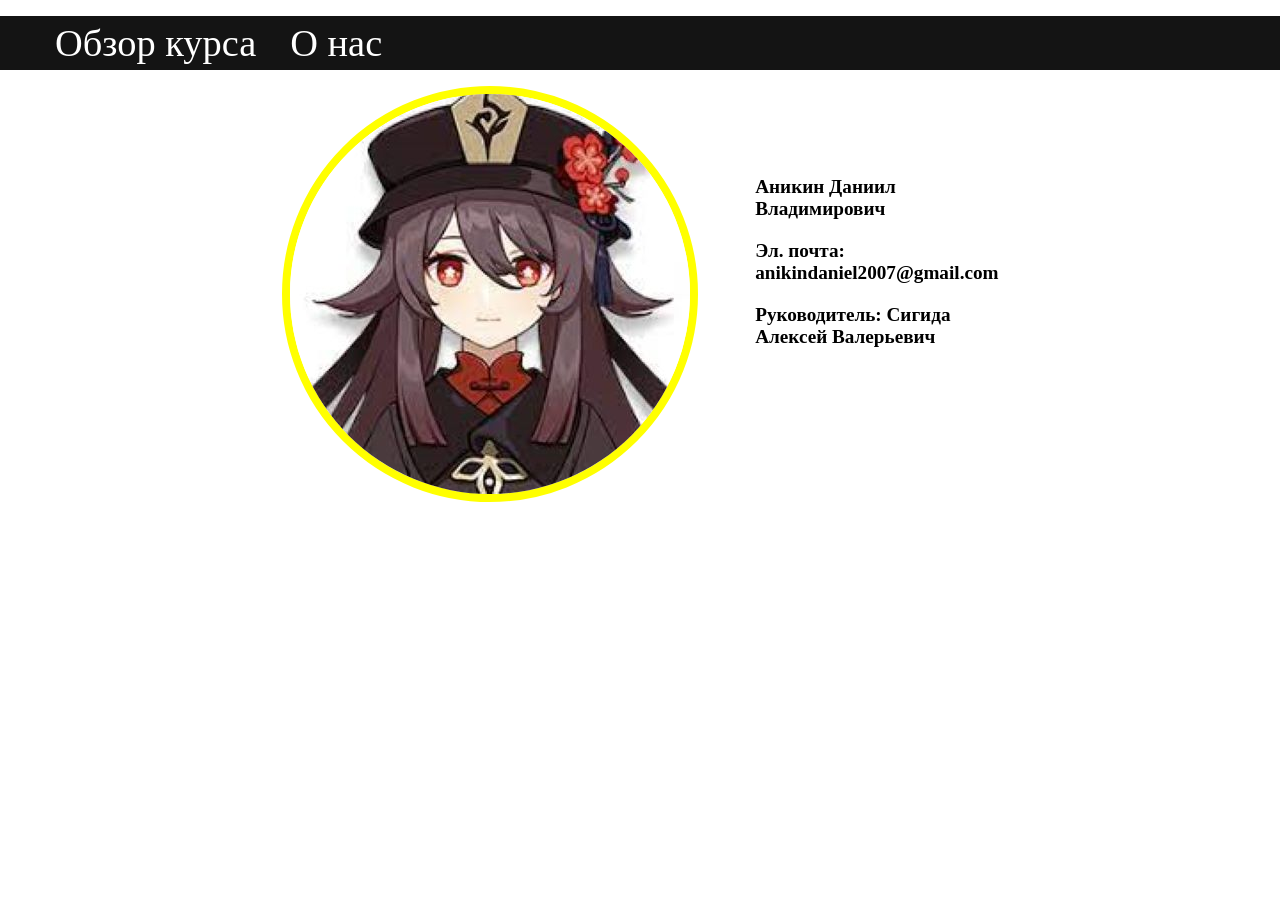
<file: profile.html>
<!DOCTYPE html>
<html lang="en">
  <head>
    <meta charset="UTF-8" />
    <meta http-equiv="X-UA-Compatible" content="IE=edge" />
    <meta name="viewport" content="width=device-width, initial-scale=1.0" />
    <link rel="stylesheet" href="css/menu.css" />
    <title>Профиль</title>
  </head>
  <body>
    <div id="menu">
      <div id="header_bottom">
        <nav>
          <ul>
            <li>
              <a class="course_nav" href="#">Обзор курса</a>
            </li>
            <li>
              <a class="course_nav" href="#">О нас</a>
            </li>
          </ul>
        </nav>
      </div>
      <div id="data">
        <div class="edges"></div>
        <img src="hu tao.jpg" alt="profile's photo" class="photo" />
        <div id="under">
          <h1 class="normal_text">Аникин Даниил Владимирович</h1>
          <h1 class="normal_text">Эл. почта: anikindaniel2007@gmail.com</h1>
          <h1 class="normal_text">Руководитель: Сигида Алексей Валерьевич</h1>
        </div>
        <div class="edges"></div>
      </div>
    </div>
  </body>
</html>
</file>
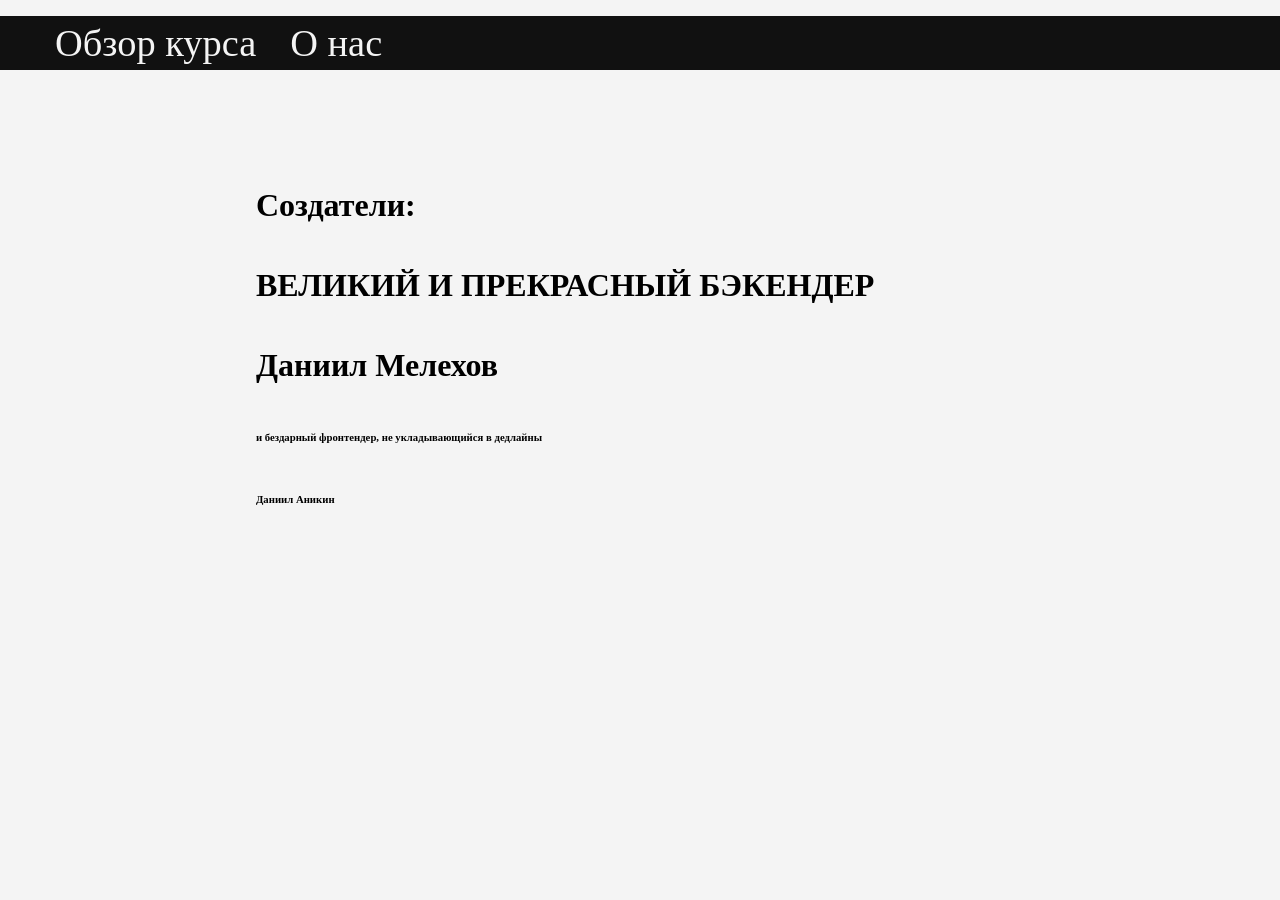
<file: templates/about.html>
<!DOCTYPE html>
<html lang="en">
  <head>
    <meta charset="UTF-8" />
    <meta http-equiv="X-UA-Compatible" content="IE=edge" />
    <meta name="viewport" content="width=device-width, initial-scale=1.0" />
    <link rel="stylesheet" href="../static/css/menu.css" />
    <link rel="stylesheet" href="../static/css/light.css"/>
    <title>Профиль</title>
  </head>
  <body>
    <div id="menu">
      <div id="header_bottom">
        <nav>
          <ul>
            <li>
              <a class="course_nav" href="/">Обзор курса</a>
            </li>
            <li>
              <a class="course_nav" href="/about">О нас</a>
            </li>
          </ul>
        </nav>
      </div>
      <div id="data">
        <div class="edges"></div>
        <div id="under">
          <h1>Создатели:</h1>
          <h1>ВЕЛИКИЙ И ПРЕКРАСНЫЙ БЭКЕНДЕР</h1>
          <h1>Даниил Мелехов</h1>
          <h6>и бездарный фронтендер, не укладывающийся в дедлайны</h6>
          <h6>Даниил Аникин</h6>
        </div>
        <div class="edges"></div>
      </div>
    </div>
  </body>
</html>
</file>
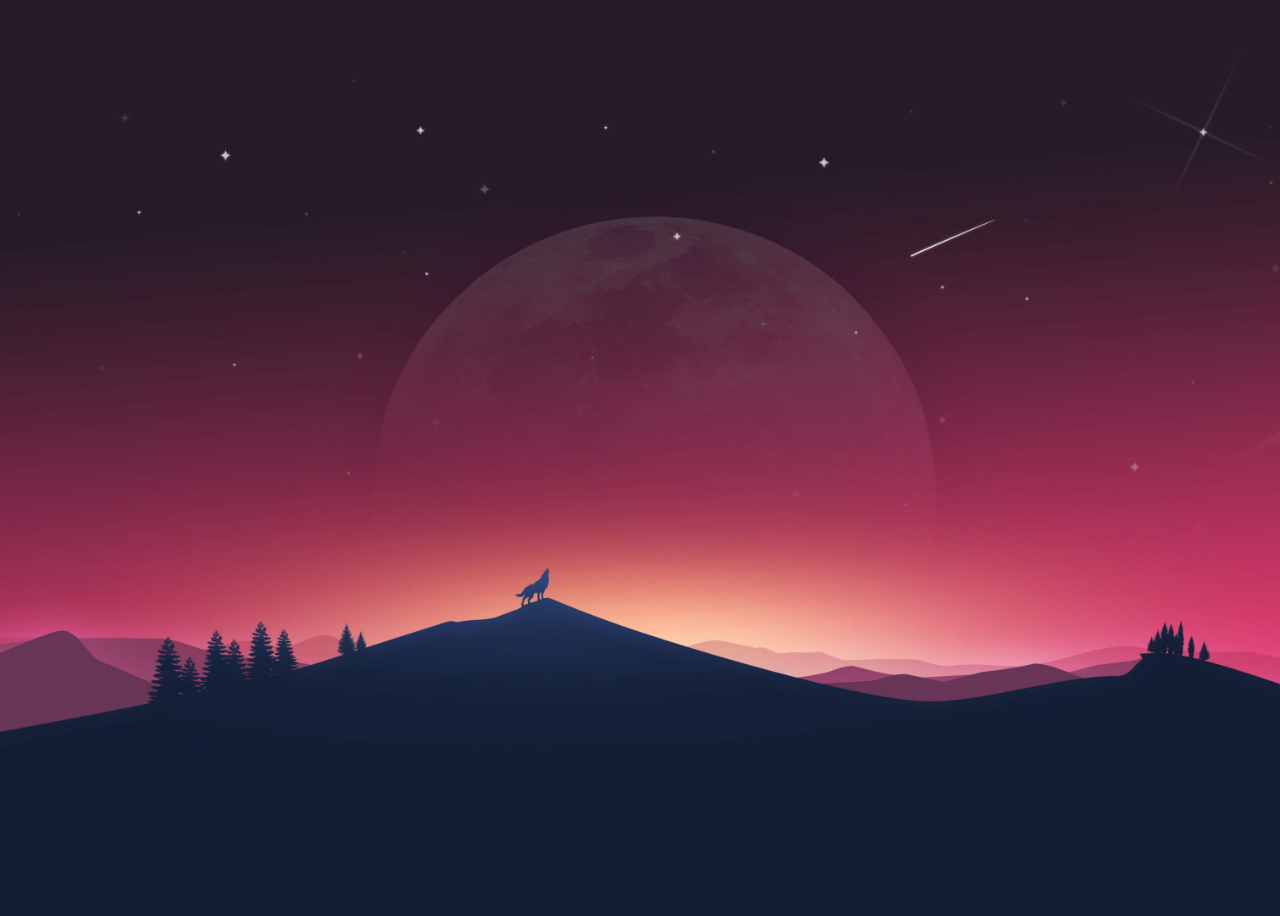
<file: templates/logout.html>
<!DOCTYPE html>
<html lang="en">
  <head>
    <meta charset="UTF-8" />
    <meta http-equiv="X-UA-Compatible" content="IE=edge" />
    <meta name="viewport" content="width=device-width, initial-scale=1.0" />
    <link rel="stylesheet" href="../static/css/logout.css" />
    <title>Выход из аккаунта</title>
  </head>
  <body></body>
</html>
</file>
<file: css/menu.css>
body {
  margin: 0px;
}

#menu,
#menu li {
  margin: 0;
  padding: 0;
}

#header_bottom {
  background: rgb(20, 20, 20);
}

#menu li {
  display: inline-block;
  text-align: center;
}

.course_nav {
  color: white;
  display: block;
  padding: 5px 15px;
  font-size: clamp(1rem, 3vw, 3rem);
  font-family: "Ibarra Real Nova", serif;
  text-decoration: none;
}

.course_nav:hover {
  background: #606769;
}

.profile_name {
  color: white;
  padding: 5px 5px;
  font-size: clamp(1rem, 1.5vw, 2rem);
  font-family: "Ibarra Real Nova", serif;
  text-decoration: none;

  float: right;
}

#data {
  display: flex;
  flex-direction: row;
}

.photo {
  margin-left: 2vw;
  border-radius: 50%;
  border: 0.5em solid yellow;
}

.edges {
  background: #606769;
  margin-left: 20vw;
}

.normal_text {
  margin: 0;
  padding: 10px 3em;
  font-size: clamp(1rem, 1.5vw, 2rem);
  font-family: "Ibarra Real Nova", serif;
  text-decoration: none;
}

#under {
  display: flex;
  flex-direction: column;
  margin-top: 5em;
}
</file>
<file: static/css/menu.css>
body {
  margin: 0px;
}

#menu,
#menu li {
  margin: 0;
  padding: 0;
}

.no_margin {
  margin-top: 0;
}

#menu li {
  display: inline-block;
  text-align: center;
}

.course_nav {
  display: block;
  padding: 5px 15px;
  font-size: clamp(1rem, 3vw, 3rem);
  font-family: "Ibarra Real Nova", serif;
  text-decoration: none;
}

.profile_name {
  font-size: clamp(1rem, 1.5vw, 2rem);
  font-family: "Ibarra Real Nova", serif;
  text-decoration: none;
  padding: 16px;
  border: none;
  margin-left: 20vw;
}

#data {
  display: flex;
  flex-direction: row;
}

.photo {
  margin-left: 2vw;
  border-radius: 50%;
  border: 0.5em solid yellow;
}

.edges {
  background: #606769;
  margin-left: 20vw;
}

.normal_text {
  margin: 0;
  padding: 10px 3em;
  font-size: clamp(1rem, 1.5vw, 2rem);
  font-family: "Ibarra Real Nova", serif;
  text-decoration: none;
}

#under {
  display: flex;
  flex-direction: column;
  margin-top: 5em;
}

.lesson_btns {
  display: flex;
  flex-direction: column-reverse;
  padding: 5px 15px;
}

.btn_for_lesson {
  width: 60vw;
  height: 13vh;
  font-size: clamp(1rem, 3vw, 3rem);
  font-family: "Ibarra Real Nova", serif;
  margin-top: 1vh;
  margin-bottom: 1vh;
  margin-left: 5vw;
  border-radius: 5px;
  outline: none;
  cursor: pointer;
  text-align: left;
  padding-left: 20px;
}

.info_and_theme {
  display: flex;
  flex-direction: row;
}

.headings {
  width: 35vw;
  margin-left: 5vw;
  padding: 10px 20px;
  font-size: clamp(1rem, 1.5vw, 2rem);
  font-family: "Ibarra Real Nova", serif;
  text-decoration: none;
}

.theme {
  margin-left: 52vw;
}

.under_info {
  display: flex;
  flex-direction: row;
}

.for_menu {
  display: inline-block;
}

.dropdown {
  position: relative;
  display: inline-block;
}

.dropdown-content {
  display: none;
  position: absolute;

  min-width: 160px;

  z-index: 1;
  text-align: right;
  margin-left: 15vw;
}

.dropdown-content p {
  padding: 6px 16px;
  text-decoration: none;
  display: block;
}

.dropdown:hover .dropdown-content {
  display: block;
}

.leave_btn {
  width: 200px;
  height: 40px;
  border-radius: 20%;
  background: yellow;
  border: none;
  outline: none;
  cursor: pointer;
  font-size: 1em;
  font-weight: 600;
}

.profile_name:hover {
  cursor: pointer;
}
</file>
<file: static/css/light.css>
body {
  background: #f4f4f4;
}

#header_bottom {
  background: #111;
}

.course_nav {
  color: #f4f4f4;
}

.course_nav:hover {
  background: #606769;
}

.profile_name {
  color: #111;
  background: #f4f4f4;
}

.btn_for_lesson {
  background: white;
  color: #111;
  border: 0.05em solid rgb(20, 20, 20);
}

.normal_text {
  color: #111;
}

.theme {
  background-image: url("../moon.png");
  width: 60px;
  height: 60px;
  cursor: pointer;
}

.headings {
  color: #111;
}

.tasks_heading {
  background: #f4f4f4;
  color: #111;
  border: 0.05em solid rgb(20, 20, 20);
}

.tasks {
  background: #f4f4f4;
  color: #111;
  border: 0.05em solid rgb(20, 20, 20);
}

.points {
  background: #f4f4f4;
  color: #111;
}

.dropdown-content {
  background-color: #f1f1f1;
  box-shadow: 0px 8px 16px 0px rgba(0, 0, 0, 0.2);
}

.dropdown-content p {
  color: black;
}

.task_text {
  color: #111;
}

textarea {
  border-color: #111;
  background: #f4f4f4;
  color: #111;
}

.task_info {
  border-color: #111;
}
</file>
<file: static/css/logout.css>
body {
  display: flex;
  justify-content: center;
  align-items: center;
  min-height: 100vh;
  width: 100%;
  background: url("../background6.jpg") no-repeat;
  background-position: center;
  background-size: cover;
}
</file>
